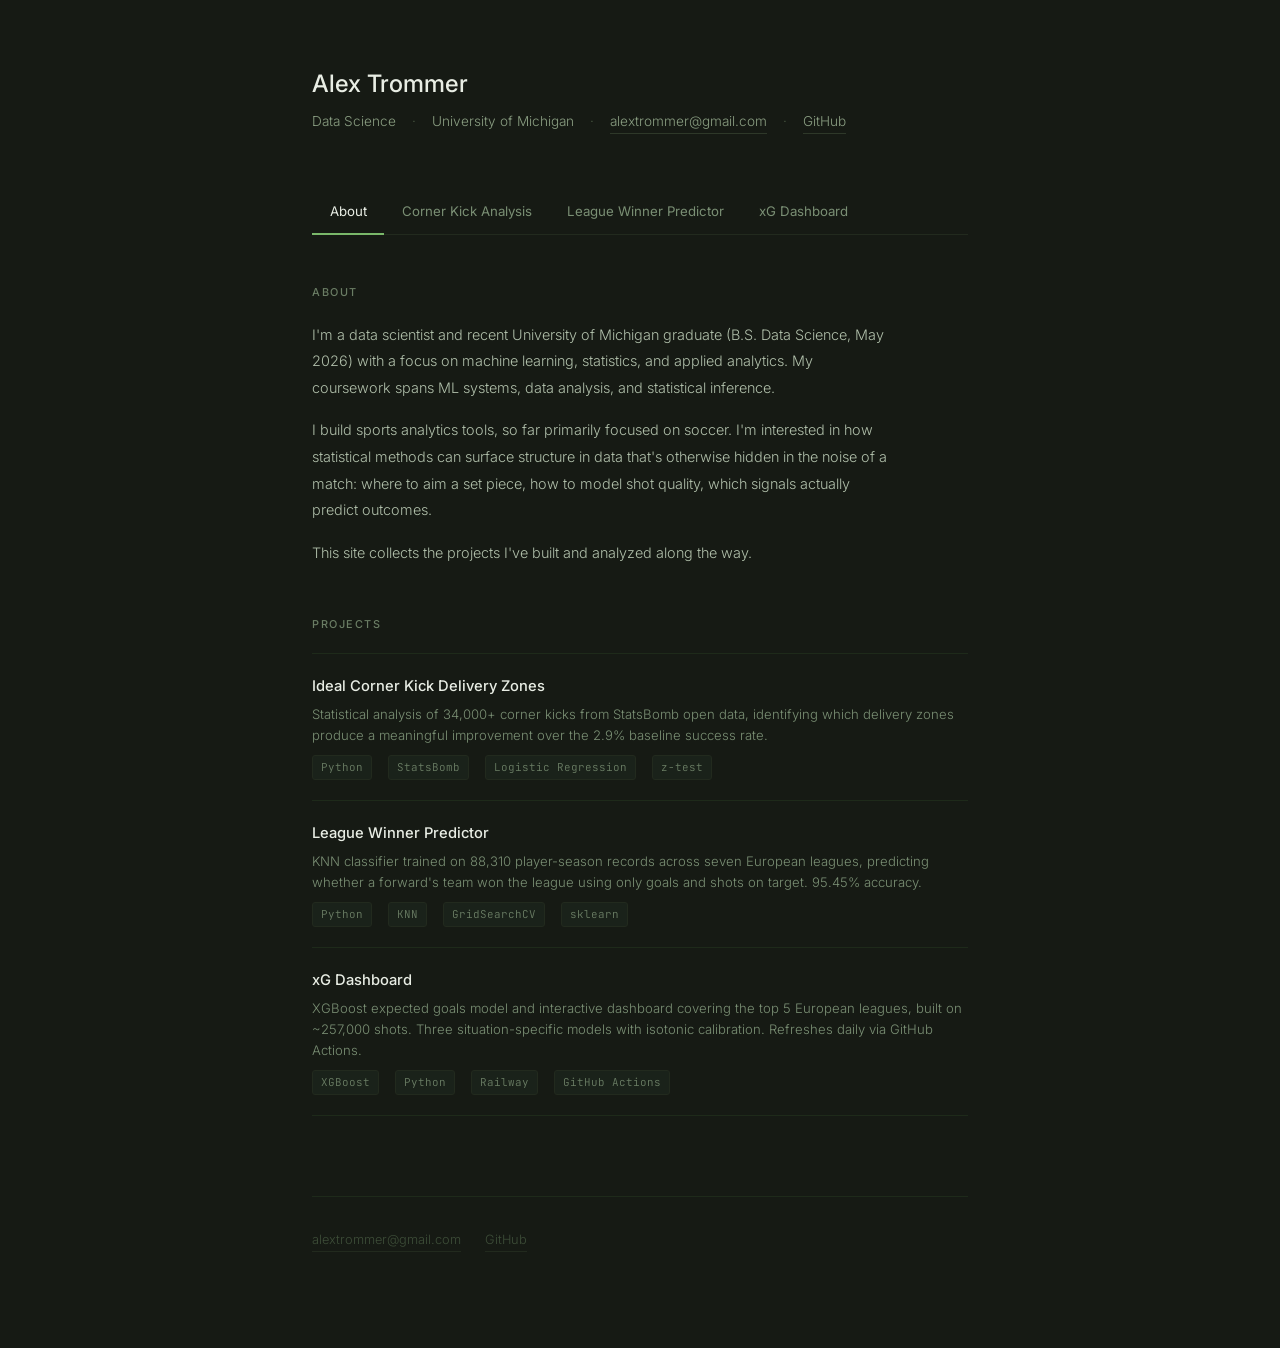
<file: index.html>
<!DOCTYPE html>
<html lang="en">
<head>
  <meta charset="UTF-8" />
  <meta name="viewport" content="width=device-width, initial-scale=1.0" />
  <title>Alex Trommer</title>
  <link rel="preconnect" href="https://fonts.googleapis.com" />
  <link href="https://fonts.googleapis.com/css2?family=Inter:wght@300;400;500&family=JetBrains+Mono:wght@400&display=swap" rel="stylesheet" />
  <link rel="stylesheet" href="style.css" />
</head>
<body>

  <header>
    <h1>Alex Trommer</h1>
    <div class="subtitle">
      <span>Data Science</span>
      <span class="dot">·</span>
      <span>University of Michigan</span>
      <span class="dot">·</span>
      <a href="mailto:alextrommer@gmail.com">alextrommer@gmail.com</a>
      <span class="dot">·</span>
      <a href="https://github.com/AlexTrommer" target="_blank" rel="noopener">GitHub</a>
    </div>
  </header>

  <nav>
    <a href="index.html" class="nav-link active">About</a>
    <a href="corners.html" class="nav-link">Corner Kick Analysis</a>
    <a href="league.html" class="nav-link">League Winner Predictor</a>
    <a href="xg.html" class="nav-link">xG Dashboard</a>
  </nav>

  <p class="section-label">About</p>

  <div class="about-text">
    <p>I'm a data scientist and recent University of Michigan graduate (B.S. Data Science, May 2026) with a focus on machine learning, statistics, and applied analytics. My coursework spans ML systems, data analysis, and statistical inference.</p>
    <p>I build sports analytics tools, so far primarily focused on soccer. I'm interested in how statistical methods can surface structure in data that's otherwise hidden in the noise of a match: where to aim a set piece, how to model shot quality, which signals actually predict outcomes.</p>
    <p>This site collects the projects I've built and analyzed along the way.</p>
  </div>

  <p class="section-label">Projects</p>

  <div class="project-index">

    <a href="corners.html" class="project-card">
      <span class="project-card-title">Ideal Corner Kick Delivery Zones</span>
      <span class="project-card-desc">Statistical analysis of 34,000+ corner kicks from StatsBomb open data, identifying which delivery zones produce a meaningful improvement over the 2.9% baseline success rate.</span>
      <div class="project-card-meta">
        <span class="tag">Python</span>
        <span class="tag">StatsBomb</span>
        <span class="tag">Logistic Regression</span>
        <span class="tag">z-test</span>
      </div>
    </a>

    <a href="league.html" class="project-card">
      <span class="project-card-title">League Winner Predictor</span>
      <span class="project-card-desc">KNN classifier trained on 88,310 player-season records across seven European leagues, predicting whether a forward's team won the league using only goals and shots on target. 95.45% accuracy.</span>
      <div class="project-card-meta">
        <span class="tag">Python</span>
        <span class="tag">KNN</span>
        <span class="tag">GridSearchCV</span>
        <span class="tag">sklearn</span>
      </div>
    </a>

    <a href="xg.html" class="project-card">
      <span class="project-card-title">xG Dashboard</span>
      <span class="project-card-desc">XGBoost expected goals model and interactive dashboard covering the top 5 European leagues, built on ~257,000 shots. Three situation-specific models with isotonic calibration. Refreshes daily via GitHub Actions.</span>
      <div class="project-card-meta">
        <span class="tag">XGBoost</span>
        <span class="tag">Python</span>
        <span class="tag">Railway</span>
        <span class="tag">GitHub Actions</span>
      </div>
    </a>

  </div>

  <footer>
    <a href="mailto:alextrommer@gmail.com">alextrommer@gmail.com</a>
    <a href="https://github.com/AlexTrommer" target="_blank" rel="noopener">GitHub</a>
  </footer>

</body>
</html>
</file>
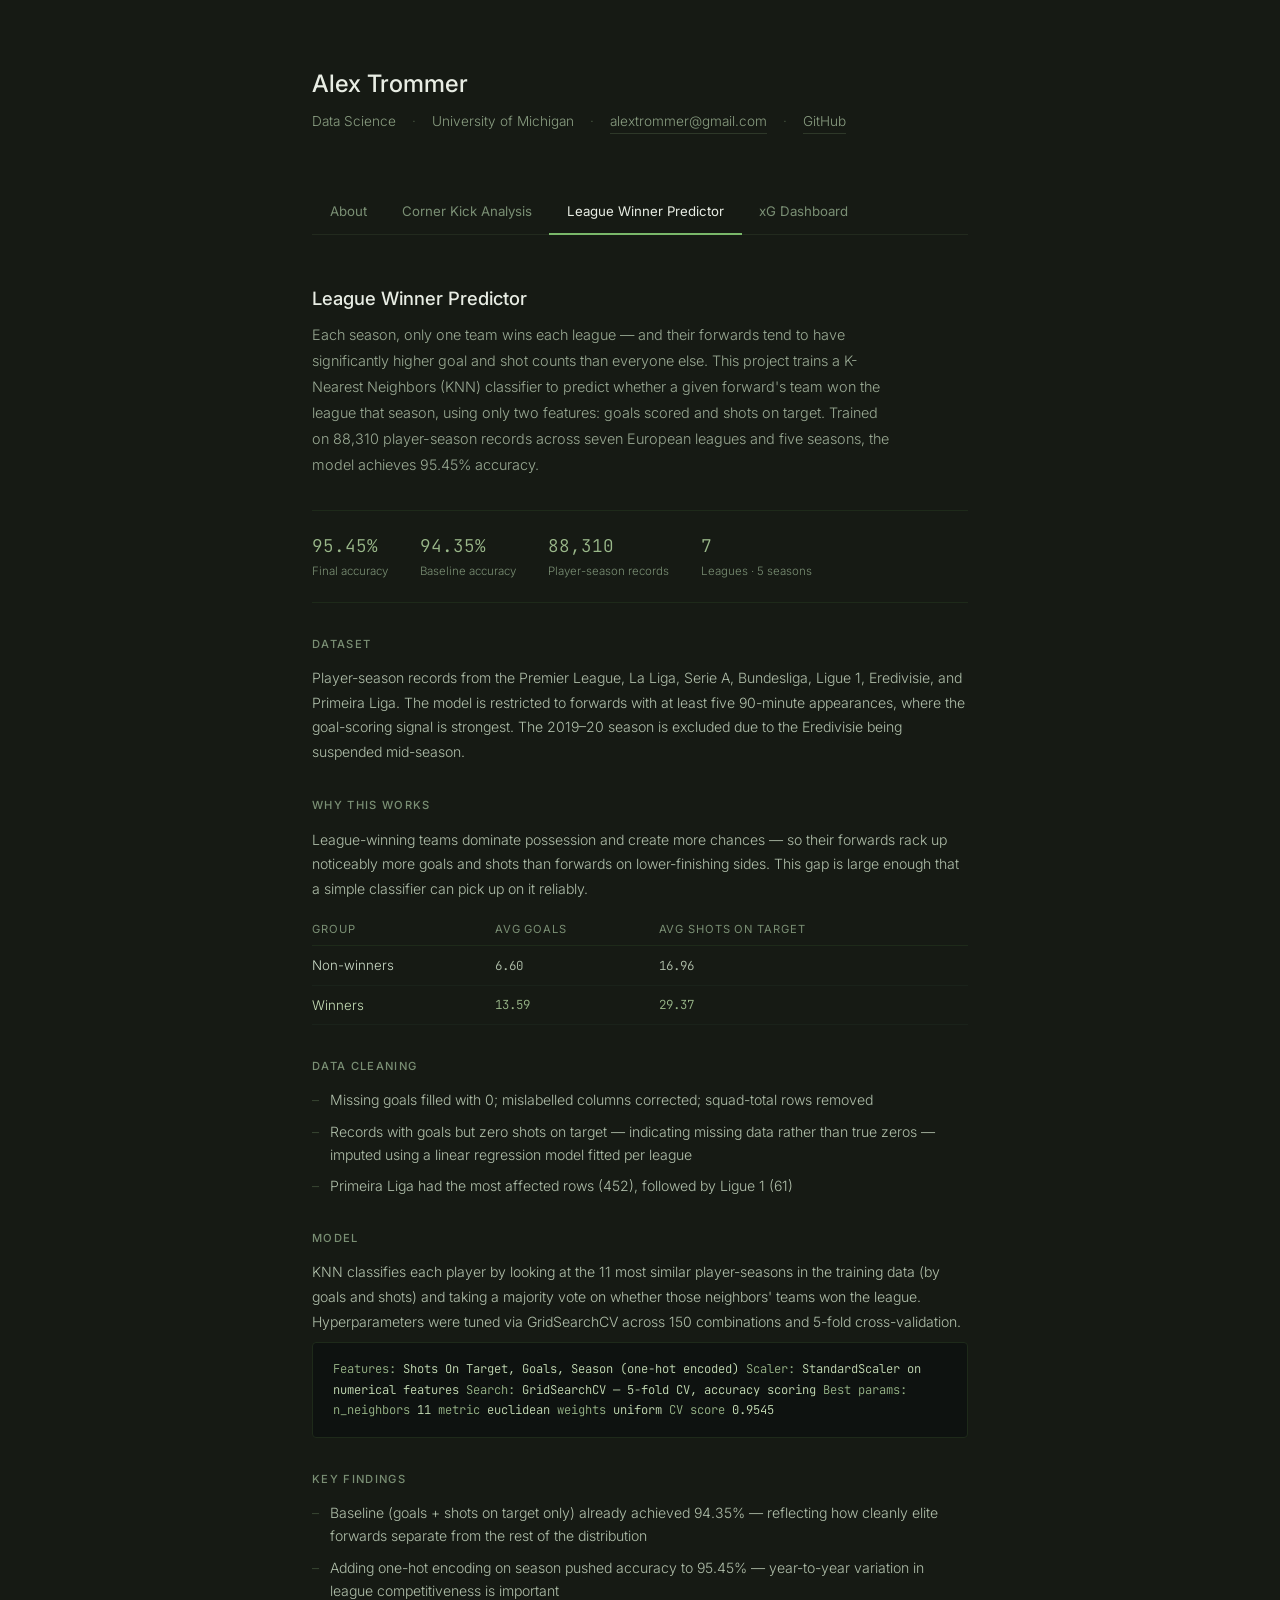
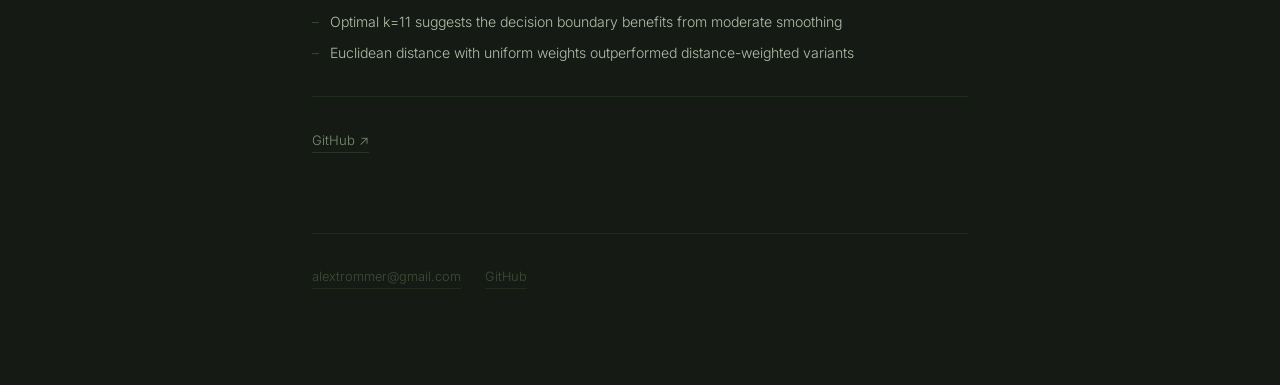
<file: league.html>
<!DOCTYPE html>
<html lang="en">
<head>
  <meta charset="UTF-8" />
  <meta name="viewport" content="width=device-width, initial-scale=1.0" />
  <title>League Winner Predictor — Alex Trommer</title>
  <link rel="preconnect" href="https://fonts.googleapis.com" />
  <link href="https://fonts.googleapis.com/css2?family=Inter:wght@300;400;500&family=JetBrains+Mono:wght@400&display=swap" rel="stylesheet" />
  <link rel="stylesheet" href="style.css" />
</head>
<body>

  <header>
    <h1>Alex Trommer</h1>
    <div class="subtitle">
      <span>Data Science</span>
      <span class="dot">·</span>
      <span>University of Michigan</span>
      <span class="dot">·</span>
      <a href="mailto:alextrommer@gmail.com">alextrommer@gmail.com</a>
      <span class="dot">·</span>
      <a href="https://github.com/AlexTrommer" target="_blank" rel="noopener">GitHub</a>
    </div>
  </header>

  <nav>
    <a href="index.html" class="nav-link">About</a>
    <a href="corners.html" class="nav-link">Corner Kick Analysis</a>
    <a href="league.html" class="nav-link active">League Winner Predictor</a>
    <a href="xg.html" class="nav-link">xG Dashboard</a>
  </nav>

  <h2 class="project-title">League Winner Predictor</h2>
  <p class="project-lead">Each season, only one team wins each league — and their forwards tend to have significantly higher goal and shot counts than everyone else. This project trains a K-Nearest Neighbors (KNN) classifier to predict whether a given forward's team won the league that season, using only two features: goals scored and shots on target. Trained on 88,310 player-season records across seven European leagues and five seasons, the model achieves 95.45% accuracy.</p>

  <div class="stats">
    <div>
      <span class="stat-value">95.45%</span>
      <span class="stat-label">Final accuracy</span>
    </div>
    <div>
      <span class="stat-value">94.35%</span>
      <span class="stat-label">Baseline accuracy</span>
    </div>
    <div>
      <span class="stat-value">88,310</span>
      <span class="stat-label">Player-season records</span>
    </div>
    <div>
      <span class="stat-value">7</span>
      <span class="stat-label">Leagues · 5 seasons</span>
    </div>
  </div>

  <div class="body-section">
    <h3>Dataset</h3>
    <p>Player-season records from the Premier League, La Liga, Serie A, Bundesliga, Ligue 1, Eredivisie, and Primeira Liga. The model is restricted to forwards with at least five 90-minute appearances, where the goal-scoring signal is strongest. The 2019–20 season is excluded due to the Eredivisie being suspended mid-season.</p>
  </div>

  <div class="body-section">
    <h3>Why this works</h3>
    <p>League-winning teams dominate possession and create more chances — so their forwards rack up noticeably more goals and shots than forwards on lower-finishing sides. This gap is large enough that a simple classifier can pick up on it reliably.</p>
    <table style="margin-top:0.75rem">
      <thead><tr><th>Group</th><th>Avg Goals</th><th>Avg Shots on Target</th></tr></thead>
      <tbody>
        <tr><td>Non-winners</td><td>6.60</td><td>16.96</td></tr>
        <tr class="highlight-row"><td>Winners</td><td>13.59</td><td>29.37</td></tr>
      </tbody>
    </table>
  </div>

  <div class="body-section">
    <h3>Data cleaning</h3>
    <ul>
      <li>Missing goals filled with 0; mislabelled columns corrected; squad-total rows removed</li>
      <li>Records with goals but zero shots on target — indicating missing data rather than true zeros — imputed using a linear regression model fitted per league</li>
      <li>Primeira Liga had the most affected rows (452), followed by Ligue 1 (61)</li>
    </ul>
  </div>

  <div class="body-section">
    <h3>Model</h3>
    <p>KNN classifies each player by looking at the 11 most similar player-seasons in the training data (by goals and shots) and taking a majority vote on whether those neighbors' teams won the league. Hyperparameters were tuned via GridSearchCV across 150 combinations and 5-fold cross-validation.</p>
    <div class="code-block">
<span class="key">Features:</span>     <span class="val">Shots On Target, Goals, Season (one-hot encoded)</span>
<span class="key">Scaler:</span>      <span class="val">StandardScaler on numerical features</span>
<span class="key">Search:</span>      <span class="val">GridSearchCV — 5-fold CV, accuracy scoring</span>

<span class="key">Best params:</span>
  <span class="key">n_neighbors</span>  <span class="val">11</span>
  <span class="key">metric</span>       <span class="val">euclidean</span>
  <span class="key">weights</span>      <span class="val">uniform</span>
  <span class="key">CV score</span>     <span class="val">0.9545</span>
    </div>
  </div>

  <div class="body-section">
    <h3>Key findings</h3>
    <ul>
      <li>Baseline (goals + shots on target only) already achieved 94.35% — reflecting how cleanly elite forwards separate from the rest of the distribution</li>
      <li>Adding one-hot encoding on season pushed accuracy to 95.45% — year-to-year variation in league competitiveness is important</li>
      <li>Optimal k=11 suggests the decision boundary benefits from moderate smoothing</li>
      <li>Euclidean distance with uniform weights outperformed distance-weighted variants</li>
    </ul>
  </div>

  <div class="project-links">
    <a href="https://github.com/AlexTrommer/League-Winner-Predictor" target="_blank" rel="noopener" class="muted">GitHub ↗</a>
  </div>

  <footer>
    <a href="mailto:alextrommer@gmail.com">alextrommer@gmail.com</a>
    <a href="https://github.com/AlexTrommer" target="_blank" rel="noopener">GitHub</a>
  </footer>

</body>
</html>
</file>
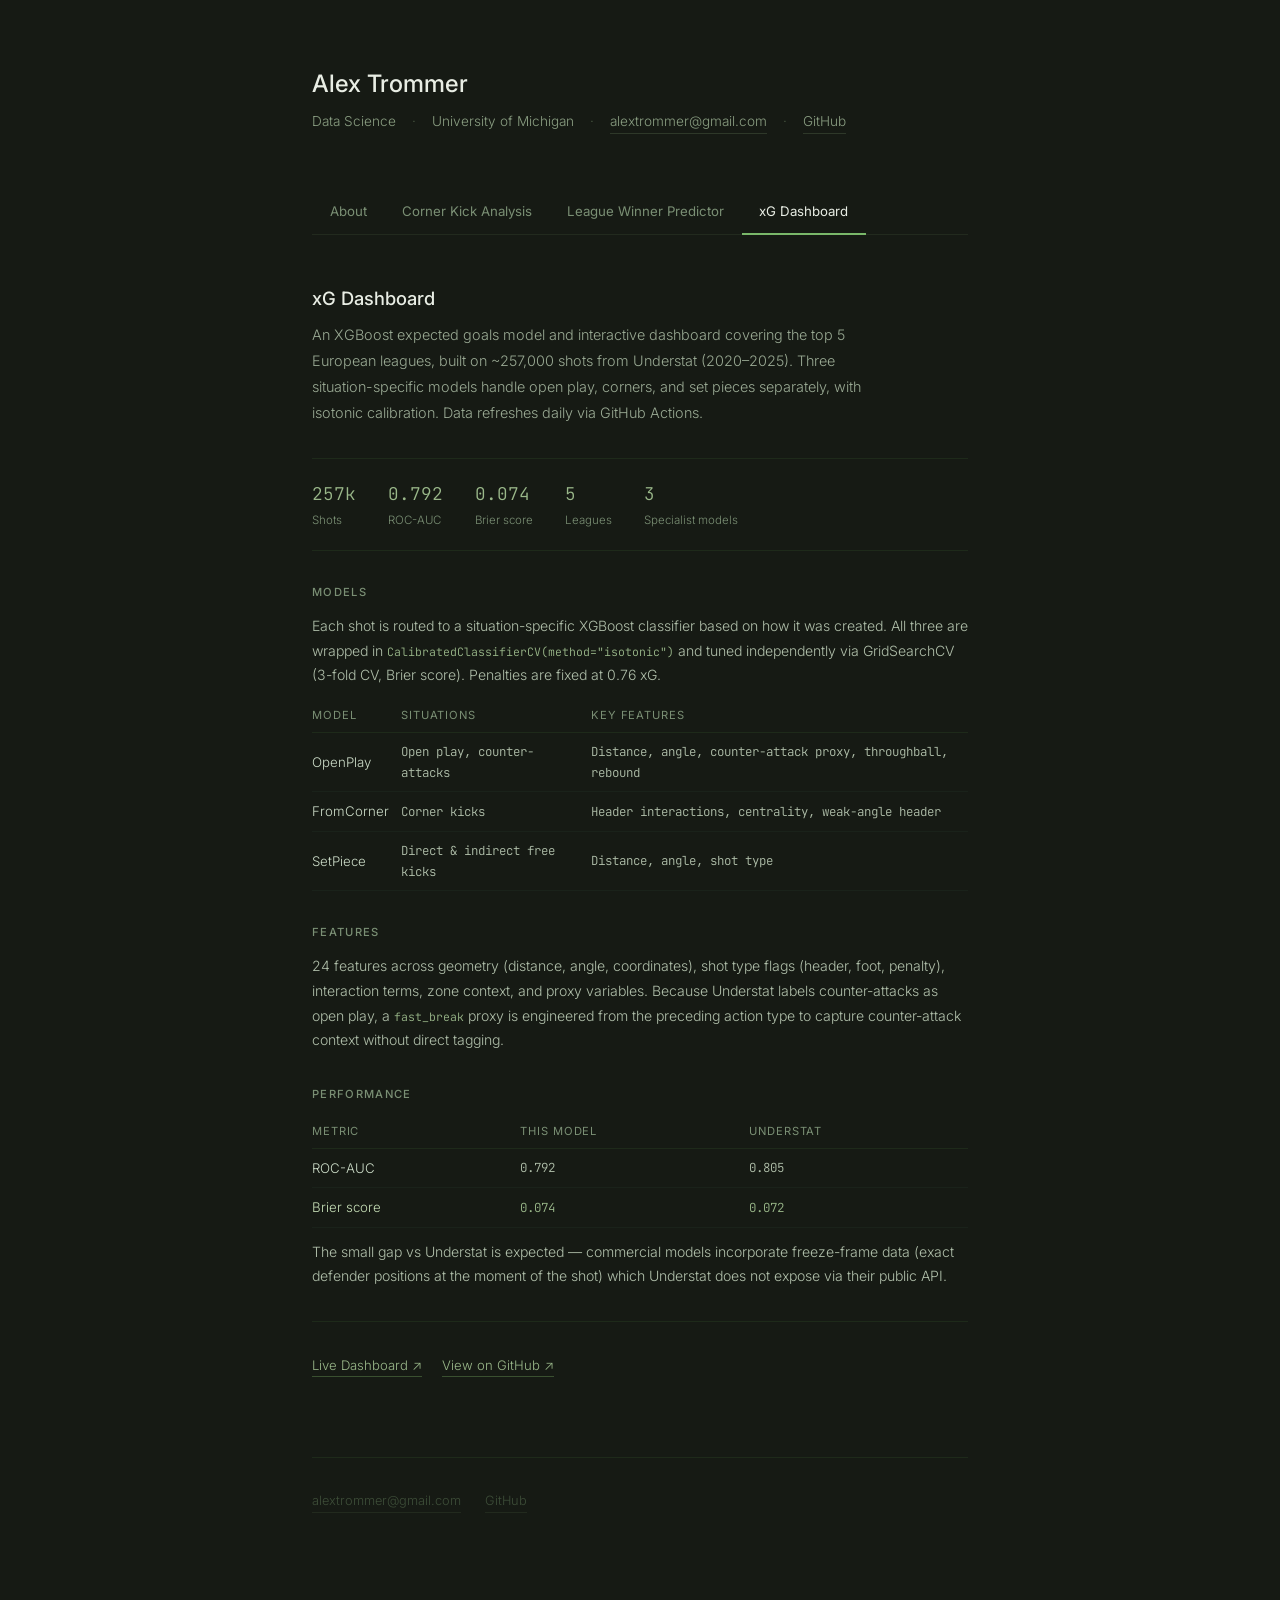
<file: xg.html>
<!DOCTYPE html>
<html lang="en">
<head>
  <meta charset="UTF-8" />
  <meta name="viewport" content="width=device-width, initial-scale=1.0" />
  <title>xG Dashboard — Alex Trommer</title>
  <link rel="preconnect" href="https://fonts.googleapis.com" />
  <link href="https://fonts.googleapis.com/css2?family=Inter:wght@300;400;500&family=JetBrains+Mono:wght@400&display=swap" rel="stylesheet" />
  <link rel="stylesheet" href="style.css" />
</head>
<body>

  <header>
    <h1>Alex Trommer</h1>
    <div class="subtitle">
      <span>Data Science</span>
      <span class="dot">·</span>
      <span>University of Michigan</span>
      <span class="dot">·</span>
      <a href="mailto:alextrommer@gmail.com">alextrommer@gmail.com</a>
      <span class="dot">·</span>
      <a href="https://github.com/AlexTrommer" target="_blank" rel="noopener">GitHub</a>
    </div>
  </header>

  <nav>
    <a href="index.html" class="nav-link">About</a>
    <a href="corners.html" class="nav-link">Corner Kick Analysis</a>
    <a href="league.html" class="nav-link">League Winner Predictor</a>
    <a href="xg.html" class="nav-link active">xG Dashboard</a>
  </nav>

  <h2 class="project-title">xG Dashboard</h2>
  <p class="project-lead">An XGBoost expected goals model and interactive dashboard covering the top 5 European leagues, built on ~257,000 shots from Understat (2020–2025). Three situation-specific models handle open play, corners, and set pieces separately, with isotonic calibration. Data refreshes daily via GitHub Actions.</p>

  <div class="stats">
    <div>
      <span class="stat-value">257k</span>
      <span class="stat-label">Shots</span>
    </div>
    <div>
      <span class="stat-value">0.792</span>
      <span class="stat-label">ROC-AUC</span>
    </div>
    <div>
      <span class="stat-value">0.074</span>
      <span class="stat-label">Brier score</span>
    </div>
    <div>
      <span class="stat-value">5</span>
      <span class="stat-label">Leagues</span>
    </div>
    <div>
      <span class="stat-value">3</span>
      <span class="stat-label">Specialist models</span>
    </div>
  </div>

  <div class="body-section">
    <h3>Models</h3>
    <p>Each shot is routed to a situation-specific XGBoost classifier based on how it was created. All three are wrapped in <code style="font-family:'JetBrains Mono',monospace;font-size:0.82em;color:#9ab88a">CalibratedClassifierCV(method="isotonic")</code> and tuned independently via GridSearchCV (3-fold CV, Brier score). Penalties are fixed at 0.76 xG.</p>
    <table style="margin-top:0.75rem">
      <thead><tr><th>Model</th><th>Situations</th><th>Key features</th></tr></thead>
      <tbody>
        <tr><td>OpenPlay</td><td>Open play, counter-attacks</td><td>Distance, angle, counter-attack proxy, throughball, rebound</td></tr>
        <tr><td>FromCorner</td><td>Corner kicks</td><td>Header interactions, centrality, weak-angle header</td></tr>
        <tr><td>SetPiece</td><td>Direct &amp; indirect free kicks</td><td>Distance, angle, shot type</td></tr>
      </tbody>
    </table>
  </div>

  <div class="body-section">
    <h3>Features</h3>
    <p>24 features across geometry (distance, angle, coordinates), shot type flags (header, foot, penalty), interaction terms, zone context, and proxy variables. Because Understat labels counter-attacks as open play, a <code style="font-family:'JetBrains Mono',monospace;font-size:0.82em;color:#9ab88a">fast_break</code> proxy is engineered from the preceding action type to capture counter-attack context without direct tagging.</p>
  </div>

  <div class="body-section">
    <h3>Performance</h3>
    <table style="margin-top:0.75rem">
      <thead><tr><th>Metric</th><th>This model</th><th>Understat</th></tr></thead>
      <tbody>
        <tr><td>ROC-AUC</td><td>0.792</td><td>0.805</td></tr>
        <tr class="highlight-row"><td>Brier score</td><td>0.074</td><td>0.072</td></tr>
      </tbody>
    </table>
    <p style="margin-top:0.75rem">The small gap vs Understat is expected — commercial models incorporate freeze-frame data (exact defender positions at the moment of the shot) which Understat does not expose via their public API.</p>
  </div>

  <div class="project-links">
    <a href="https://xg-dashboard.up.railway.app" target="_blank" rel="noopener">Live Dashboard ↗</a>
    <a href="https://github.com/AlexTrommer/xg-dashboard" target="_blank" rel="noopener">View on GitHub ↗</a>
  </div>

  <footer>
    <a href="mailto:alextrommer@gmail.com">alextrommer@gmail.com</a>
    <a href="https://github.com/AlexTrommer" target="_blank" rel="noopener">GitHub</a>
  </footer>

</body>
</html>
</file>
<file: style.css>
*, *::before, *::after { box-sizing: border-box; margin: 0; padding: 0; }

body {
  font-family: 'Inter', sans-serif;
  font-weight: 300;
  background: #161a14;
  color: #d8dfd4;
  max-width: 720px;
  margin: 0 auto;
  padding: 4rem 2rem 6rem;
  line-height: 1.7;
}

a { color: inherit; }

/* ── Header ── */
header { margin-bottom: 3.5rem; }

h1 {
  font-size: 1.5rem;
  font-weight: 500;
  color: #e8ede4;
  margin-bottom: 0.3rem;
}

.subtitle {
  font-size: 0.85rem;
  color: #8a9e82;
  display: flex;
  flex-wrap: wrap;
  gap: 0.5rem 1rem;
  align-items: center;
}

.subtitle a {
  color: #8a9e82;
  text-decoration: none;
  border-bottom: 1px solid #2e3829;
  transition: color 0.15s, border-color 0.15s;
}
.subtitle a:hover { color: #a8b8a0; border-color: #a8b8a0; }
.dot { color: #4a5a44; }

/* ── Nav ── */
nav {
  display: flex;
  border-bottom: 1px solid #222a1e;
  margin-bottom: 3rem;
  flex-wrap: wrap;
}

.nav-link {
  display: inline-block;
  padding: 0.65rem 1.1rem;
  font-size: 0.83rem;
  font-weight: 400;
  color: #7a8f74;
  text-decoration: none;
  border-bottom: 2px solid transparent;
  margin-bottom: -1px;
  transition: color 0.15s, border-color 0.15s;
  white-space: nowrap;
}

.nav-link:hover { color: #a8b8a0; }
.nav-link.active { color: #e8ede4; border-bottom-color: #7ab86a; }

/* ── Section label ── */
.section-label {
  font-size: 0.68rem;
  font-weight: 500;
  letter-spacing: 0.14em;
  text-transform: uppercase;
  color: #6a7d64;
  margin-bottom: 1.25rem;
}

/* ── Project page ── */
.project-title {
  font-size: 1.15rem;
  font-weight: 500;
  color: #e8ede4;
  margin-bottom: 0.5rem;
}

.project-lead {
  font-size: 0.9rem;
  color: #9aaa94;
  margin-bottom: 2rem;
  max-width: 580px;
  line-height: 1.8;
}

.stats {
  display: flex;
  gap: 2rem;
  flex-wrap: wrap;
  padding: 1.25rem 0;
  border-top: 1px solid #1e2a1a;
  border-bottom: 1px solid #1e2a1a;
  margin-bottom: 2rem;
}

.stat-value {
  font-family: 'JetBrains Mono', monospace;
  font-size: 1.1rem;
  color: #9ab88a;
  display: block;
}

.stat-label {
  font-size: 0.72rem;
  color: #7a8f74;
  display: block;
  margin-top: 0.1rem;
}

.body-section { margin-bottom: 2rem; }

.body-section h3 {
  font-size: 0.7rem;
  font-weight: 500;
  letter-spacing: 0.12em;
  text-transform: uppercase;
  color: #7a8f74;
  margin-bottom: 0.75rem;
}

.body-section p {
  font-size: 0.88rem;
  color: #b0bfaa;
  line-height: 1.75;
}

.body-section ul { list-style: none; display: flex; flex-direction: column; gap: 0.5rem; }

.body-section li {
  font-size: 0.88rem;
  color: #b0bfaa;
  padding-left: 1.1rem;
  position: relative;
  line-height: 1.65;
}

.body-section li::before { content: '–'; position: absolute; left: 0; color: #3d4d38; }

table { width: 100%; border-collapse: collapse; font-size: 0.83rem; margin-top: 0.5rem; }

th {
  text-align: left;
  font-weight: 400;
  color: #7a8f74;
  font-size: 0.7rem;
  letter-spacing: 0.08em;
  text-transform: uppercase;
  padding: 0.4rem 0.75rem 0.4rem 0;
  border-bottom: 1px solid #1e2a1a;
}

td {
  padding: 0.5rem 0.75rem 0.5rem 0;
  color: #b0bfaa;
  border-bottom: 1px solid #1a221a;
  font-family: 'JetBrains Mono', monospace;
  font-size: 0.78rem;
}

td:first-child { color: #ccdcc8; font-family: 'Inter', sans-serif; font-size: 0.83rem; }
.highlight-row td { color: #9ab88a; }
.highlight-row td:first-child { color: #c8e0b8; }

.code-block {
  background: #0e1210;
  border: 1px solid #1e2a1a;
  border-radius: 4px;
  padding: 1rem 1.25rem;
  font-family: 'JetBrains Mono', monospace;
  font-size: 0.76rem;
  color: #7a9870;
  line-height: 1.7;
  overflow-x: auto;
  margin-top: 0.5rem;
}

.code-block .key { color: #9ab88a; }
.code-block .val { color: #c8e0b8; }

.plot-grid { display: flex; flex-direction: column; gap: 1.75rem; margin-top: 0.5rem; }

.plot-item { display: flex; flex-direction: column; gap: 0.5rem; }

.plot-item img {
  width: 100%;
  border-radius: 4px;
  border: 1px solid #1e2a1a;
  background: #0e1210;
}

.plot-caption {
  font-size: 0.75rem;
  color: #7a8f74;
  font-style: italic;
  line-height: 1.55;
}

.plot-row {
  display: grid;
  grid-template-columns: 1fr 1fr;
  gap: 1rem;
  margin-top: 1rem;
}

@media (max-width: 500px) { .plot-row { grid-template-columns: 1fr; } }

.project-links {
  display: flex;
  gap: 1.25rem;
  padding-top: 2rem;
  border-top: 1px solid #1e2a1a;
  flex-wrap: wrap;
  margin-top: 2rem;
}

.project-links a {
  font-size: 0.82rem;
  color: #9ab88a;
  text-decoration: none;
  border-bottom: 1px solid #3a5030;
  transition: color 0.15s, border-color 0.15s;
}
.project-links a:hover { color: #c8e0b8; border-color: #6a9a5a; }
.project-links a.muted { color: #7a8f74; border-color: #2a322a; }
.project-links a.muted:hover { color: #9aaa94; border-color: #7a8f74; }

/* ── Home page ── */
.about-text {
  font-size: 0.9rem;
  color: #b0bfaa;
  line-height: 1.85;
  max-width: 580px;
  margin-bottom: 3rem;
}

.about-text p + p { margin-top: 1rem; }

.project-index { display: flex; flex-direction: column; gap: 0; }

.project-card {
  display: flex;
  flex-direction: column;
  gap: 0.3rem;
  padding: 1.25rem 0;
  border-bottom: 1px solid #1e2a1a;
  text-decoration: none;
  transition: background 0.15s;
}

.project-card:first-child { border-top: 1px solid #1e2a1a; }

.project-card-title {
  font-size: 0.92rem;
  font-weight: 500;
  color: #e8ede4;
  transition: color 0.15s;
}

.project-card:hover .project-card-title { color: #9ab88a; }

.project-card-desc {
  font-size: 0.82rem;
  color: #7a8f74;
  line-height: 1.6;
}

.project-card-meta {
  display: flex;
  gap: 1rem;
  margin-top: 0.25rem;
  flex-wrap: wrap;
}

.tag {
  font-size: 0.68rem;
  font-family: 'JetBrains Mono', monospace;
  color: #6a7d64;
  background: #1a221a;
  border: 1px solid #222a1e;
  border-radius: 3px;
  padding: 0.15rem 0.5rem;
}

/* ── Footer ── */
footer {
  margin-top: 5rem;
  padding-top: 2rem;
  border-top: 1px solid #1e2a1a;
  font-size: 0.8rem;
  color: #3d4d38;
  display: flex;
  gap: 1.5rem;
}

footer a {
  color: #3d4d38;
  text-decoration: none;
  border-bottom: 1px solid #222a1e;
  transition: color 0.15s;
}
footer a:hover { color: #9aaa94; }
</file>
